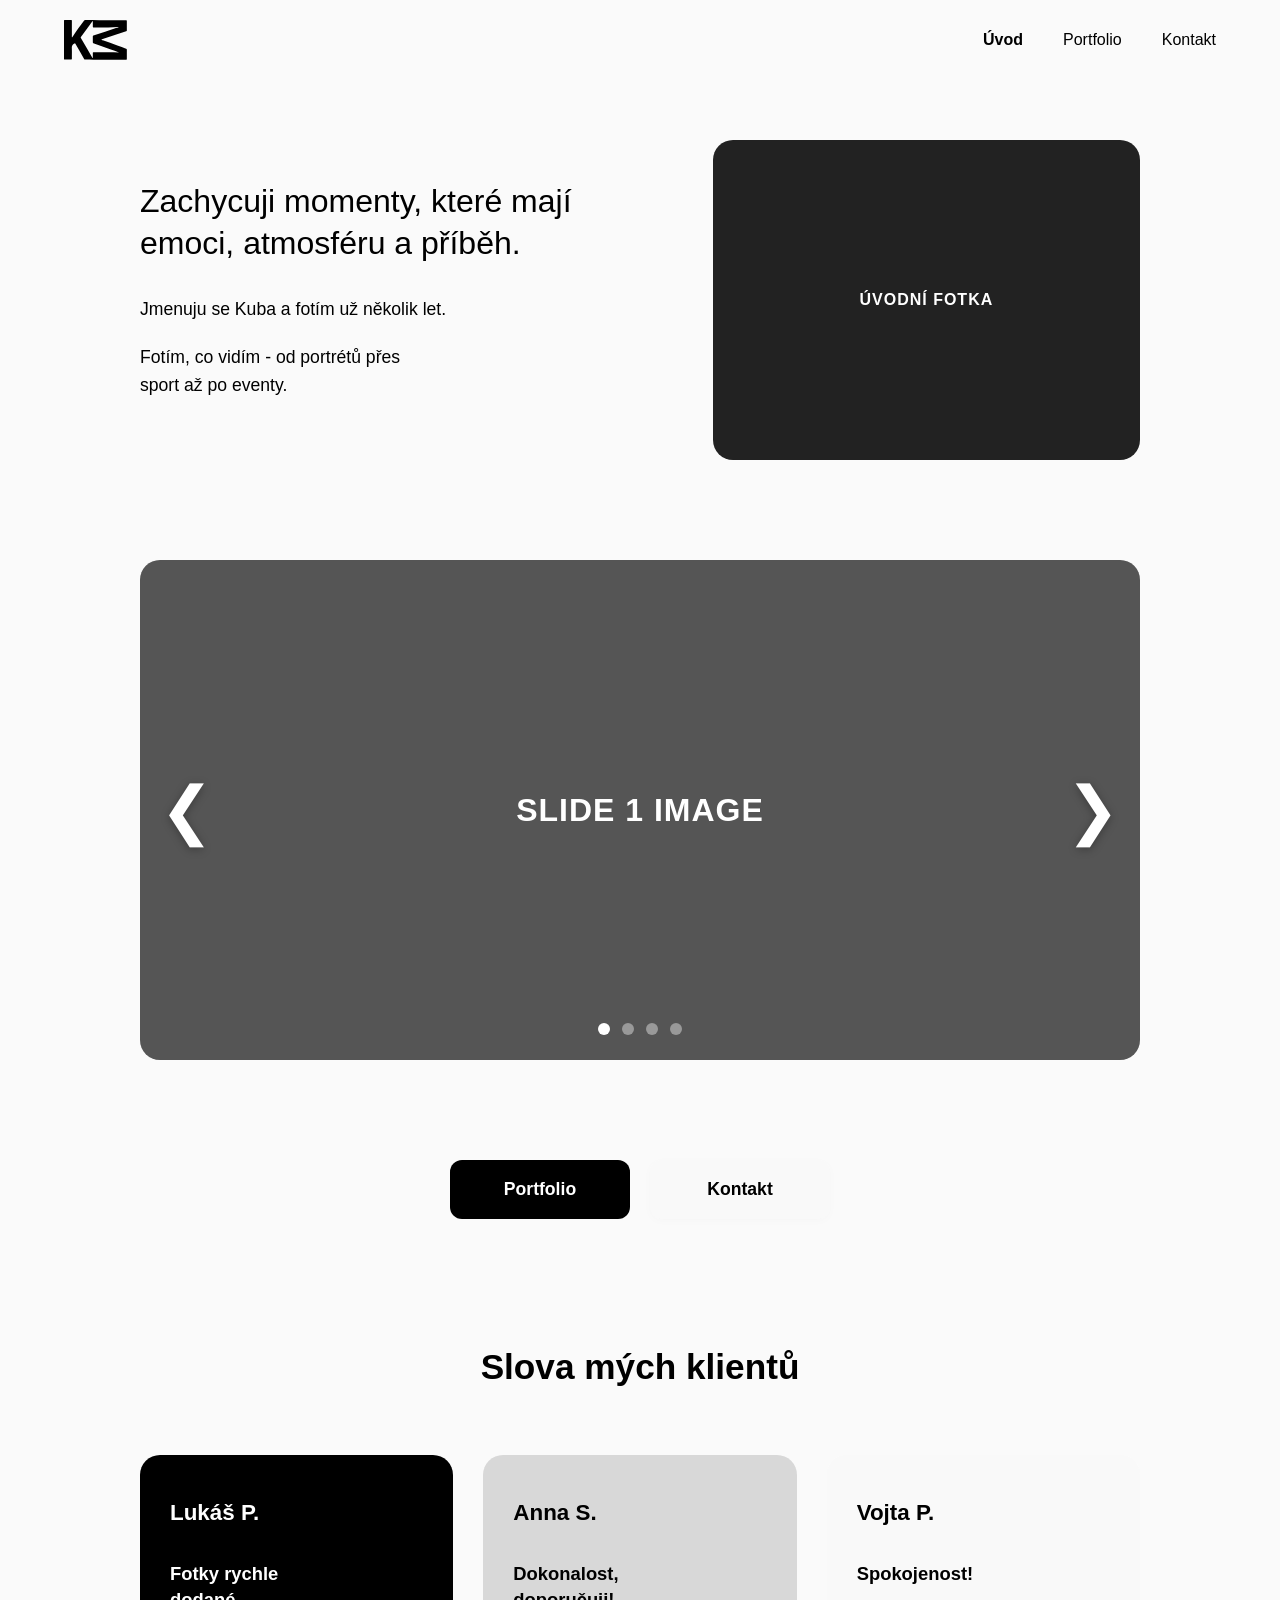
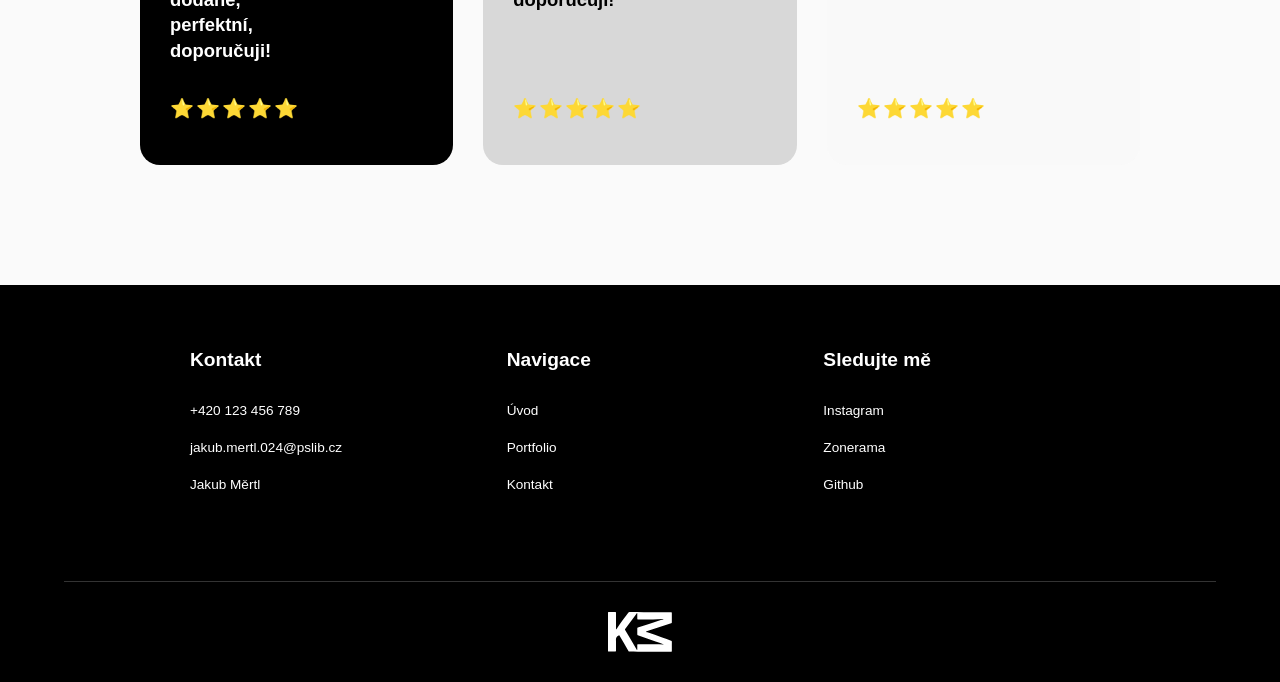
<file: index.html>
<!DOCTYPE html>
<html lang="cs">

<head>
    <meta charset="UTF-8">
    <meta name="viewport" content="width=device-width, initial-scale=1.0">
    <title>Hlavní stránka</title>


    <link rel="icon" type="image/x-icon" href="logos/favicon.svg">

    <link rel="stylesheet" href="styles/style.css">
</head>

<body>
    <header class="site-header">
        <div class="container nav-container">
            <a href="index.html" class="site-logo" aria-label="KM Logo">
                <img src="logos/Logo_KM.svg" alt="KM Logo" class="logo-img">
            </a>
            <button class="mobile-toggle" aria-label="Toggle navigation">
                <svg viewBox="0 0 24 24" width="48" height="48" stroke="currentColor" stroke-width="2.5" fill="none">
                    <line x1="2" y1="6" x2="22" y2="6"></line>
                    <line x1="2" y1="12" x2="22" y2="12"></line>
                    <line x1="2" y1="18" x2="22" y2="18"></line>
                </svg>
            </button>
            <nav>
                <ul class="nav-links">
                    <li><a href="index.html" class="active">Úvod</a></li>
                    <li><a href="portfolio.html">Portfolio</a></li>
                    <li><a href="contact.html">Kontakt</a></li>
                </ul>
            </nav>
        </div>
    </header>
    <main class="main-content">
        <section class="container hero-section">
            <div class="hero-text">
                <h1 class="hero-title">Zachycuji momenty, které mají<br>emoci, atmosféru a příběh.</h1>
                <p>Jmenuju se Kuba a fotím už několik let.</p>
                <p>Fotím, co vidím - od portrétů přes<br>sport až po eventy.</p>
            </div>
            <div class="hero-image-wrapper">
                <div class="placeholder-box hero-img">Úvodní fotka</div>
            </div>
        </section>
        <section class="container slider-section-container">
            <div class="slider-wrapper">
                <div class="slider-container">
                    <div class="slide active">
                        <div class="placeholder-box slider-img">Slide 1 Image</div>
                    </div>
                    <div class="slide">
                        <div class="placeholder-box slider-img">Slide 2 Image</div>
                    </div>
                    <div class="slide">
                        <div class="placeholder-box slider-img">Slide 3 Image</div>
                    </div>
                    <div class="slide">
                        <div class="placeholder-box slider-img">Slide 4 Image</div>
                    </div>
                </div>
                <button class="slider-arrow slider-prev" aria-label="Previous slide">&#10094;</button>
                <button class="slider-arrow slider-next" aria-label="Next slide">&#10095;</button>
                <div class="slider-dots">
                    <span class="dot active" data-index="0"></span>
                    <span class="dot" data-index="1"></span>
                    <span class="dot" data-index="2"></span>
                    <span class="dot" data-index="3"></span>
                </div>
            </div>
        </section>
        <section class="container cta-section">
            <a href="portfolio.html" class="cta-btn btn-dark">Portfolio</a>
            <a href="contact.html" class="cta-btn btn-light">Kontakt</a>
        </section>
        <section class="container testimonials-section">
            <h2 class="testimonials-title">Slova mých klientů</h2>
            <div class="testimonials-grid">
                <div class="testimonial-card card-dark">
                    <h3>Lukáš P.</h3>
                    <p>Fotky rychle<br>dodané,<br>perfektní,<br>doporučuji!</p>
                    <div class="stars">⭐⭐⭐⭐⭐</div>
                </div>
                <div class="testimonial-card card-gray">
                    <h3>Anna S.</h3>
                    <p>Dokonalost,<br>doporučuji!</p>
                    <div class="stars">⭐⭐⭐⭐⭐</div>
                </div>
                <div class="testimonial-card card-light">
                    <h3>Vojta P.</h3>
                    <p>Spokojenost!</p>
                    <div class="stars">⭐⭐⭐⭐⭐</div>
                </div>
            </div>
        </section>

    </main>
    <footer class="site-footer">
        <div class="container footer-container">
            <div class="footer-grid">
                <div class="footer-col">
                    <h3>Kontakt</h3>
                    <ul>
                        <li>+420 123 456 789</li>
                        <li>jakub.mertl.024@pslib.cz</li>
                        <li>Jakub Měrtl</li>
                    </ul>
                </div>
                <div class="footer-col">
                    <h3>Navigace</h3>
                    <ul>
                        <li><a href="index.html">Úvod</a></li>
                        <li><a href="portfolio.html">Portfolio</a></li>
                        <li><a href="contact.html">Kontakt</a></li>
                    </ul>
                </div>
                <div class="footer-col">
                    <h3>Sledujte mě</h3>
                    <ul>
                        <li><a href="#">Instagram</a></li>
                        <li><a href="#">Zonerama</a></li>
                        <li><a href="#">Github</a></li>
                    </ul>
                </div>
            </div>

            <div class="footer-bottom">
                <hr class="footer-line">
                <a href="index.html" class="site-logo footer-logo" aria-label="KM Logo">
                    <img src="logos/Logo_KM_white.svg" alt="KM Logo" class="logo-img">
                </a>
            </div>
        </div>
    </footer>
    <script src="scripts/script.js"></script>
</body>

</html>
</file>
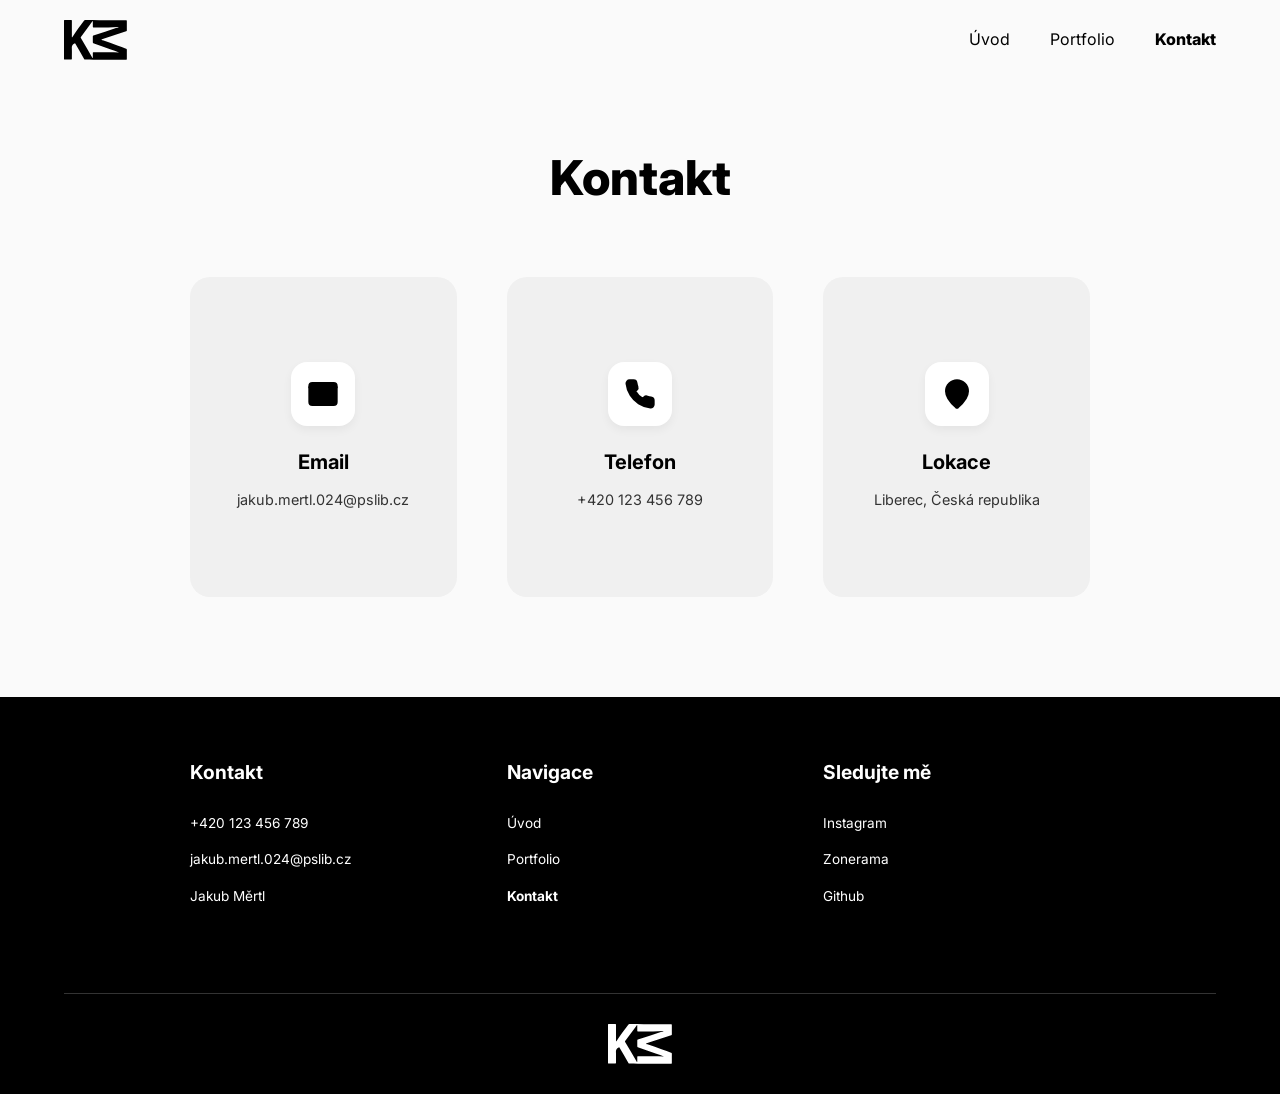
<file: contact.html>
<!DOCTYPE html>
<html lang="cs">

<head>
    <meta charset="UTF-8">
    <meta name="viewport" content="width=device-width, initial-scale=1.0">
    <title>Kontakt</title>

    <link rel="icon" type="image/x-icon" href="logos/favicon.svg">

    <link rel="preconnect" href="https://fonts.googleapis.com">
    <link rel="preconnect" href="https://fonts.gstatic.com" crossorigin>
    <link href="https://fonts.googleapis.com/css2?family=Inter:wght@400;500;700;800&display=swap" rel="stylesheet">
    <link rel="stylesheet" href="styles/style.css">
</head>

<body>
    <header class="site-header">
        <div class="container nav-container">
            <a href="index.html" class="site-logo" aria-label="KM Logo">
                <img src="logos/Logo_KM.svg" alt="KM Logo" class="logo-img">
            </a>
            <button class="mobile-toggle" aria-label="Toggle navigation">
                <svg viewBox="0 0 24 24" width="48" height="48" stroke="currentColor" stroke-width="2.5" fill="none">
                    <line x1="2" y1="6" x2="22" y2="6"></line>
                    <line x1="2" y1="12" x2="22" y2="12"></line>
                    <line x1="2" y1="18" x2="22" y2="18"></line>
                </svg>
            </button>
            <nav>
                <ul class="nav-links">
                    <li><a href="index.html">Úvod</a></li>
                    <li><a href="portfolio.html">Portfolio</a></li>
                    <li><a href="contact.html" class="active">Kontakt</a></li>
                </ul>
            </nav>
        </div>
    </header>
    <main class="main-content container">
        <h1 class="page-title">Kontakt</h1>
        <section class="contact-cards">
            <div class="contact-card">
                <div class="card-icon">
                    <svg viewBox="0 0 24 24" fill="none" stroke="black" stroke-width="2" stroke-linecap="round"
                        stroke-linejoin="round">
                        <rect x="2" y="4" width="20" height="16" rx="2"></rect>
                        <path d="m22 7-8.97 5.7a1.94 1.94 0 0 1-2.06 0L2 7"></path>
                    </svg>
                </div>
                <h2>Email</h2>
                <p>jakub.mertl.024@pslib.cz</p>
            </div>
            <div class="contact-card">
                <div class="card-icon">
                    <svg viewBox="0 0 24 24" fill="none" stroke="black" stroke-width="2" stroke-linecap="round"
                        stroke-linejoin="round">
                        <path
                            d="M22 16.92v3a2 2 0 0 1-2.18 2 19.79 19.79 0 0 1-8.63-3.07 19.5 19.5 0 0 1-6-6 19.79 19.79 0 0 1-3.07-8.67A2 2 0 0 1 4.11 2h3a2 2 0 0 1 2 1.72 12.84 12.84 0 0 0 .7 2.81 2 2 0 0 1-.45 2.11L8.09 9.91a16 16 0 0 0 6 6l1.27-1.27a2 2 0 0 1 2.11-.45 12.84 12.84 0 0 0 2.81.7A2 2 0 0 1 22 16.92z">
                        </path>
                    </svg>
                </div>
                <h2>Telefon</h2>
                <p>+420 123 456 789</p>
            </div>
            <div class="contact-card">
                <div class="card-icon">
                    <svg viewBox="0 0 24 24" fill="none" stroke="black" stroke-width="2" stroke-linecap="round"
                        stroke-linejoin="round">
                        <path
                            d="M20 10c0 4.993-5.539 10.193-7.399 11.799a1 1 0 0 1-1.202 0C9.539 20.193 4 14.993 4 10a8 8 0 0 1 16 0">
                        </path>
                        <circle cx="12" cy="10" r="3"></circle>
                    </svg>
                </div>
                <h2>Lokace</h2>
                <p>Liberec, Česká republika</p>
            </div>

        </section>
    </main>
    <footer class="site-footer">
        <div class="container footer-container">
            <div class="footer-grid">
                <div class="footer-col">
                    <h3>Kontakt</h3>
                    <ul>
                        <li>+420 123 456 789</li>
                        <li>jakub.mertl.024@pslib.cz</li>
                        <li>Jakub Měrtl</li>
                    </ul>
                </div>
                <div class="footer-col">
                    <h3>Navigace</h3>
                    <ul>
                        <li><a href="index.html">Úvod</a></li>
                        <li><a href="portfolio.html">Portfolio</a></li>
                        <li><a href="contact.html" class="active-footer">Kontakt</a></li>
                    </ul>
                </div>
                <div class="footer-col">
                    <h3>Sledujte mě</h3>
                    <ul>
                        <li><a href="#">Instagram</a></li>
                        <li><a href="#">Zonerama</a></li>
                        <li><a href="#">Github</a></li>
                    </ul>
                </div>
            </div>

            <div class="footer-bottom">
                <hr class="footer-line">
                <a href="index.html" class="site-logo footer-logo" aria-label="KM Logo">
                    <img src="logos/Logo_KM_white.svg" alt="KM Logo" class="logo-img">
                </a>
            </div>
        </div>
    </footer>
    <script src="scripts/script.js"></script>
</body>

</html>
</file>
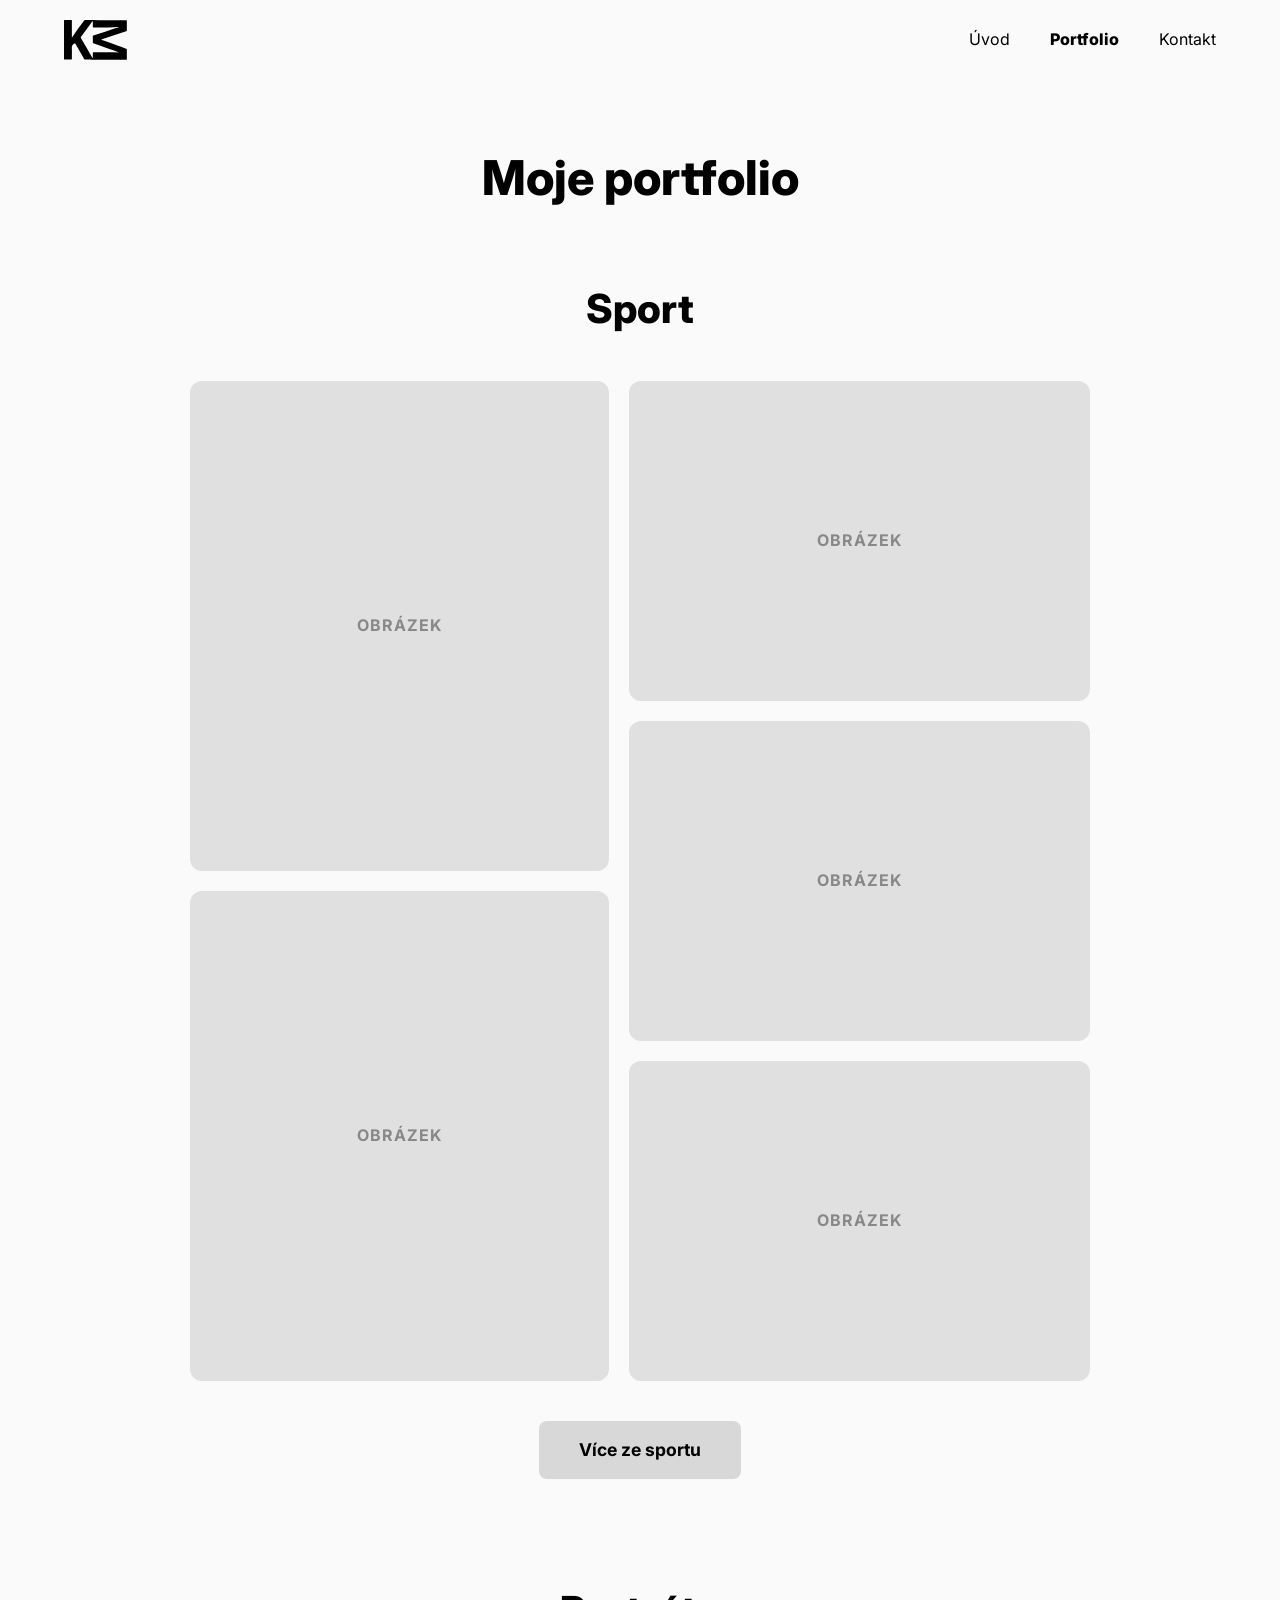
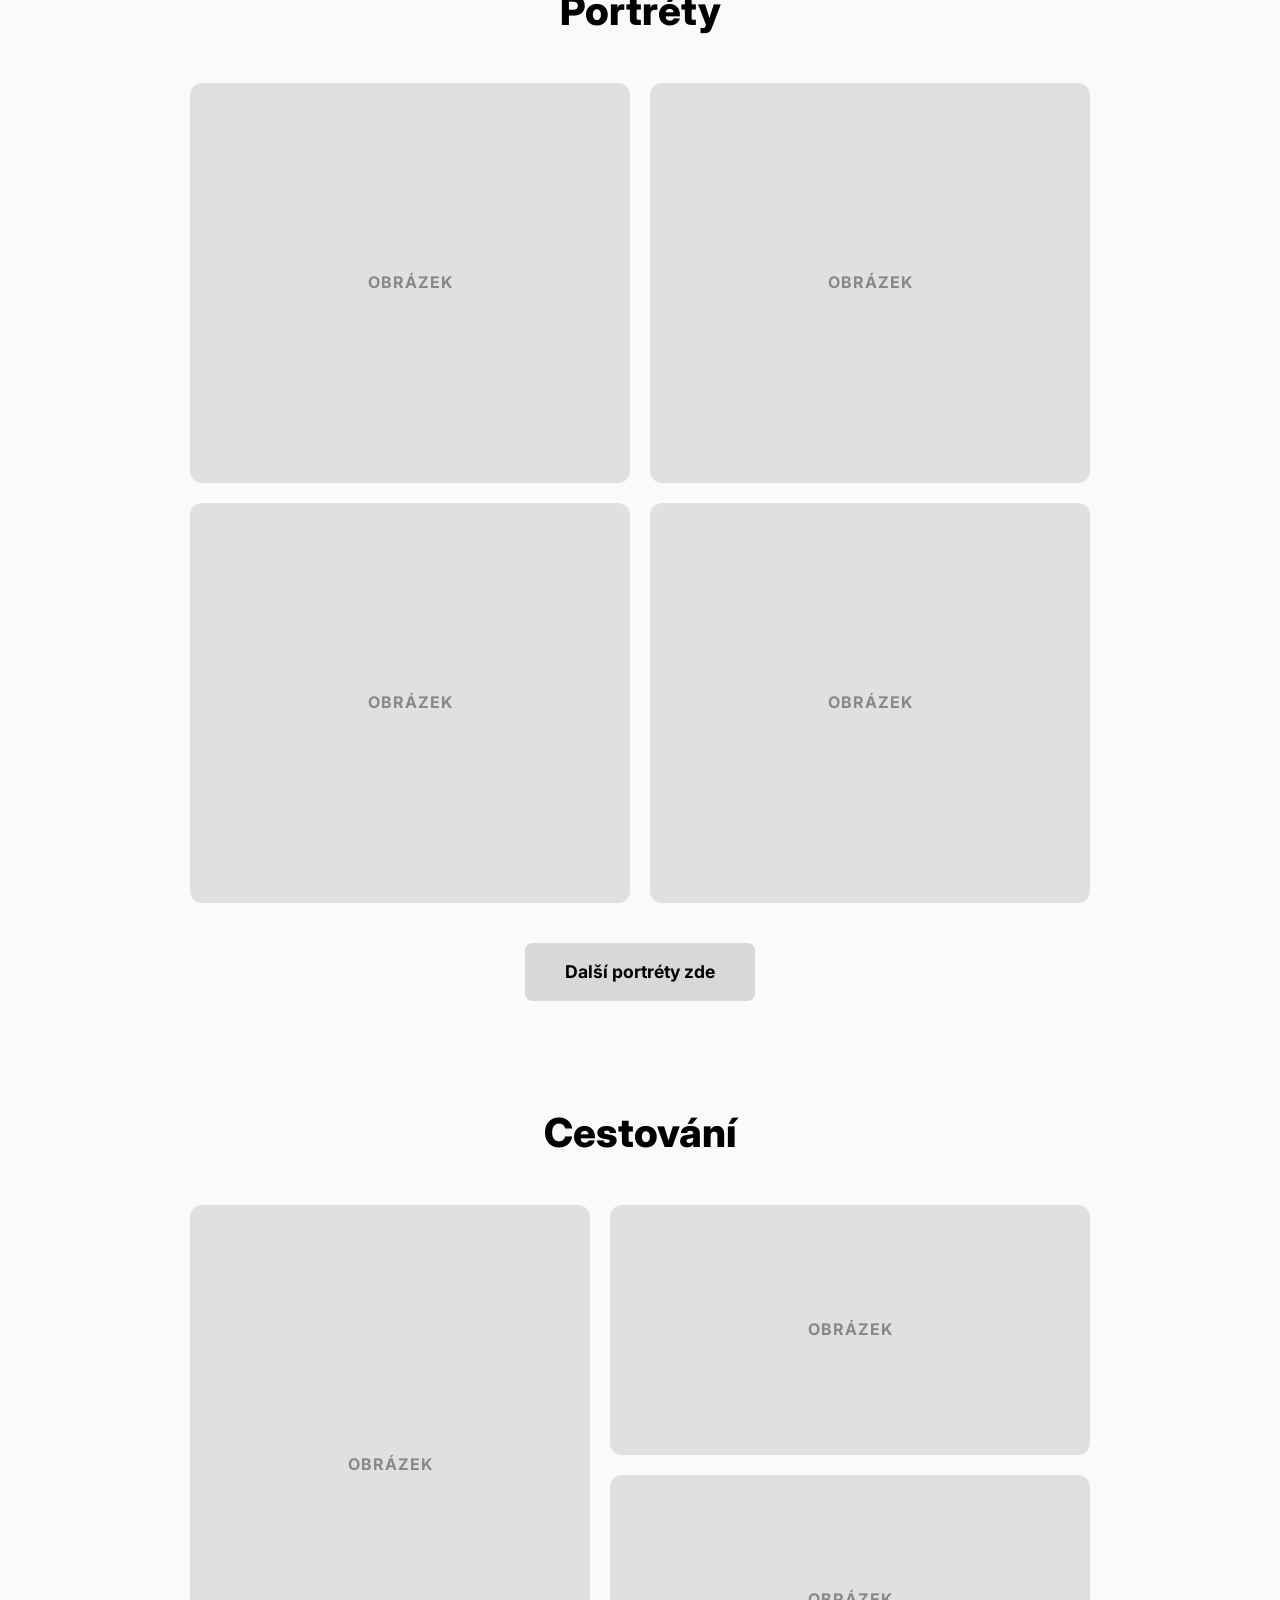
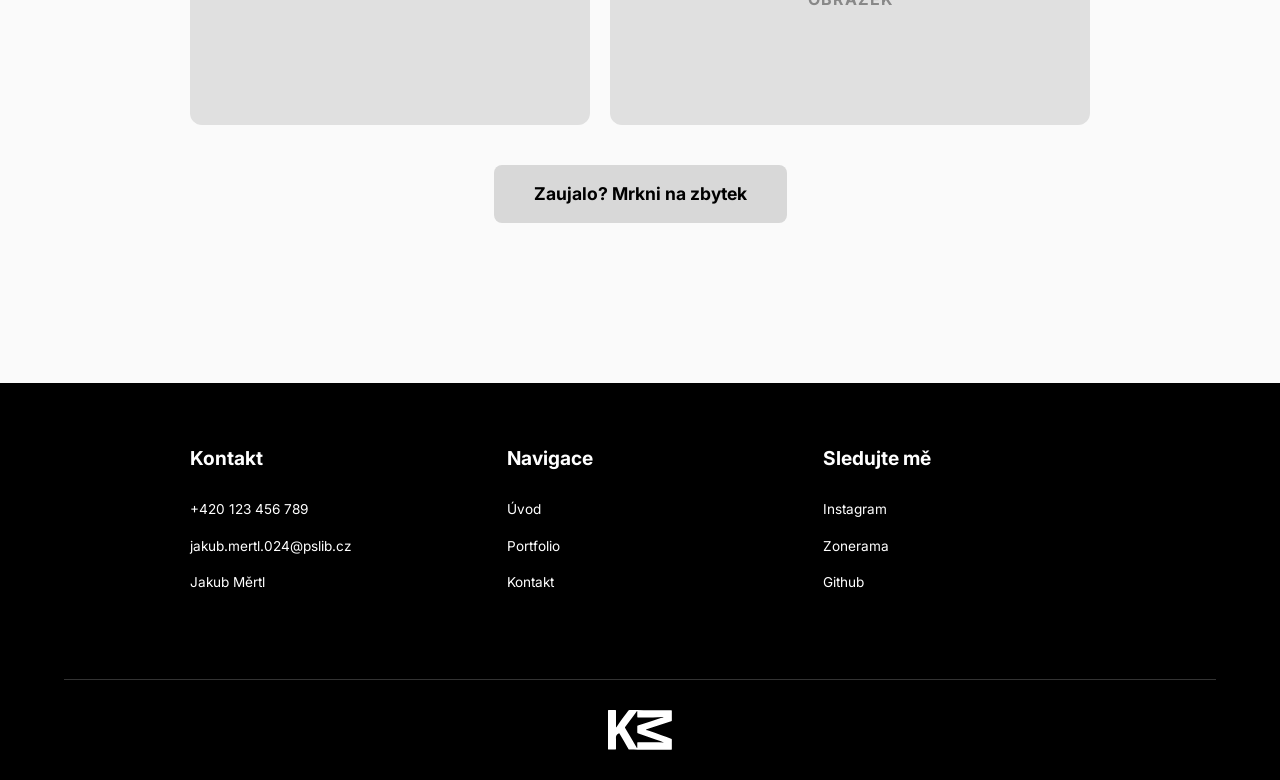
<file: portfolio.html>
<!DOCTYPE html>
<html lang="cs">

<head>
    <meta charset="UTF-8">
    <meta name="viewport" content="width=device-width, initial-scale=1.0">
    <title>Portfolio</title>

    <link rel="icon" type="image/x-icon" href="logos/favicon.svg">

    <link rel="preconnect" href="https://fonts.googleapis.com">
    <link rel="preconnect" href="https://fonts.gstatic.com" crossorigin>
    <link href="https://fonts.googleapis.com/css2?family=Inter:wght@400;500;700;800&display=swap" rel="stylesheet">
    <link rel="stylesheet" href="styles/style.css">
</head>

<body>
    <header class="site-header">
        <div class="container nav-container">
            <a href="index.html" class="site-logo" aria-label="KM Logo">
                <img src="logos/Logo_KM.svg" alt="KM Logo" class="logo-img">
            </a>
            <button class="mobile-toggle" aria-label="Toggle navigation">
                <svg viewBox="0 0 24 24" width="48" height="48" stroke="currentColor" stroke-width="2.5" fill="none">
                    <line x1="2" y1="6" x2="22" y2="6"></line>
                    <line x1="2" y1="12" x2="22" y2="12"></line>
                    <line x1="2" y1="18" x2="22" y2="18"></line>
                </svg>
            </button>
            <nav>
                <ul class="nav-links">
                    <li><a href="index.html">Úvod</a></li>
                    <li><a href="portfolio.html" class="active">Portfolio</a></li>
                    <li><a href="contact.html">Kontakt</a></li>
                </ul>
            </nav>
        </div>
    </header>
    <main class="main-content container portfolio-page">
        <h1 class="page-title">Moje portfolio</h1>
        <section class="portfolio-category-section">
            <h2 class="category-title">Sport</h2>
            <div class="photo-grid grid-sport">
                <div class="placeholder-box photo-item sport-img-1">Obrázek</div>
                <div class="placeholder-box photo-item sport-img-2">Obrázek</div>
                <div class="placeholder-box photo-item sport-img-3">Obrázek</div>
                <div class="placeholder-box photo-item sport-img-4">Obrázek</div>
                <div class="placeholder-box photo-item sport-img-5">Obrázek</div>
            </div>
            <a href="#" class="btn-more">Více ze sportu</a>
        </section>
        <section class="portfolio-category-section">
            <h2 class="category-title">Portréty</h2>
            <div class="photo-grid grid-portrety">
                <div class="placeholder-box photo-item">Obrázek</div>
                <div class="placeholder-box photo-item">Obrázek</div>
                <div class="placeholder-box photo-item">Obrázek</div>
                <div class="placeholder-box photo-item">Obrázek</div>
            </div>
            <a href="#" class="btn-more">Další portréty zde</a>
        </section>
        <section class="portfolio-category-section">
            <h2 class="category-title">Cestování</h2>
            <div class="photo-grid grid-cestovani">
                <div class="placeholder-box photo-item cestovani-img-1">Obrázek</div>
                <div class="placeholder-box photo-item cestovani-img-2">Obrázek</div>
                <div class="placeholder-box photo-item cestovani-img-3">Obrázek</div>
            </div>
            <a href="#" class="btn-more">Zaujalo? Mrkni na zbytek</a>
        </section>

    </main>
    <footer class="site-footer">
        <div class="container footer-container">
            <div class="footer-grid">
                <div class="footer-col">
                    <h3>Kontakt</h3>
                    <ul>
                        <li>+420 123 456 789</li>
                        <li>jakub.mertl.024@pslib.cz</li>
                        <li>Jakub Měrtl</li>
                    </ul>
                </div>
                <div class="footer-col">
                    <h3>Navigace</h3>
                    <ul>
                        <li><a href="index.html">Úvod</a></li>
                        <li><a href="portfolio.html">Portfolio</a></li>
                        <li><a href="contact.html">Kontakt</a></li>
                    </ul>
                </div>
                <div class="footer-col">
                    <h3>Sledujte mě</h3>
                    <ul>
                        <li><a href="#">Instagram</a></li>
                        <li><a href="#">Zonerama</a></li>
                        <li><a href="#">Github</a></li>
                    </ul>
                </div>
            </div>

            <div class="footer-bottom">
                <hr class="footer-line">
                <a href="index.html" class="site-logo footer-logo" aria-label="KM Logo">
                    <img src="logos/Logo_KM_white.svg" alt="KM Logo" class="logo-img">
                </a>
            </div>
        </div>
    </footer>
    <script src="scripts/script.js"></script>
</body>

</html>
</file>
<file: styles/style.css>
:root {
    --primary-color: #000000;
    --secondary-color: #ffffff;
    --bg-color: #fafafa;
    --card-bg: #f9f9f9;
    --text-color: #000000;
    --text-light: #555555;
    --placeholder-bg: #e0e0e0;
    --placeholder-text: #888888;
    --font-family: 'Inter', Helvetica, Arial, sans-serif;
    --transition: 0.3s ease;
    --container-width: 1200px;
  }

  * {
    margin: 0;
    padding: 0;
    box-sizing: border-box;
  }

  body {
    font-family: var(--font-family);
    line-height: 1.6;
    color: var(--text-color);
    background-color: var(--bg-color);
    display: flex;
    flex-direction: column;
    min-height: 100vh;
  }

  a {
    text-decoration: none;
    color: inherit;
    transition: opacity var(--transition);
  }

  a:hover {
    opacity: 0.7;
  }

  ul {
    list-style: none;
  }

  img {
    max-width: 100%;
    display: block;
  }

  .container {
    width: 90%;
    max-width: var(--container-width);
    margin: 0 auto;
  }

  .main-content {
    flex: 1;
  }

  .placeholder-box {
    background-color: var(--placeholder-bg);
    display: flex;
    align-items: center;
    justify-content: center;
    color: var(--placeholder-text);
    font-weight: bold;
    text-transform: uppercase;
    letter-spacing: 1px;
  }

  .site-header {
    background-color: var(--bg-color);
    position: sticky;
    top: 0;
    z-index: 1000;
    padding: 20px 0;
  }

  .nav-container {
    display: flex;
    justify-content: space-between;
    align-items: center;
  }

  .site-logo {
    display: flex;
    align-items: center;
  }

  .site-logo img {
    height: 40px;
    width: auto;
    display: block;
  }

  .nav-links {
    display: flex;
    gap: 40px;
  }

  .nav-links a {
    font-weight: 400;
    font-size: 1rem;
    color: var(--text-color);
  }

  .nav-links a.active {
    font-weight: 800;
  }

  .mobile-toggle {
    display: none;
    background: none;
    border: none;
    font-size: 1.5rem;
    cursor: pointer;
    color: var(--text-color);
    padding: 0;
    z-index: 1001;
  }

  .mobile-toggle line {
    transition: transform var(--transition), opacity var(--transition);
    transform-origin: 12px 12px;
  }

  .mobile-toggle.open line:nth-child(1) {
    transform: rotate(45deg) translateY(6px);
  }

  .mobile-toggle.open line:nth-child(2) {
    opacity: 0;
  }

  .mobile-toggle.open line:nth-child(3) {
    transform: rotate(-45deg) translateY(-6px);
  }

  .hero-section {
    display: grid;
    grid-template-columns: 1.2fr 1fr;
    gap: 60px;
    align-items: center;
    max-width: 1000px;
    margin: 60px auto 100px auto;
  }

  .hero-text p {
    font-size: 1.1rem;
    margin-bottom: 20px;
  }

  .hero-title {
    font-size: 2rem;
    font-weight: 500;
    line-height: 1.3;
    margin-bottom: 30px;
  }

  .hero-image-wrapper {
    width: 100%;
  }

  .hero-image-wrapper .hero-img {
    width: 100%;
    aspect-ratio: 4 / 3;
    border-radius: 20px;
    background-color: #222;
    color: #fff;
  }

  .slider-section-container {
    max-width: 1000px;
    margin: 0 auto 100px auto;
  }

  .slider-wrapper {
    position: relative;
    width: 100%;
    height: 500px;
    border-radius: 20px;
    overflow: hidden;
    background-color: var(--placeholder-bg);
  }

  .slider-container {
    position: relative;
    width: 100%;
    height: 100%;
  }

  .slide {
    position: absolute;
    top: 0;
    left: 0;
    width: 100%;
    height: 100%;
    opacity: 0;
    transition: opacity 0.8s ease-in-out;
    display: flex;
    align-items: center;
    justify-content: center;
  }

  .slide.active {
    opacity: 1;
    z-index: 1;
  }

  .slider-img {
    width: 100%;
    height: 100%;
    font-size: 2rem;
    background-color: #555;
    color: #fff;
  }

  .slider-arrow {
    position: absolute;
    top: 50%;
    transform: translateY(-50%);
    background: none;
    border: none;
    font-size: 4rem;
    cursor: pointer;
    z-index: 10;
    color: #ffffff;
    text-shadow: 0 2px 10px rgba(0, 0, 0, 0.3);
    transition: opacity var(--transition);
  }

  .slider-arrow:hover {
    opacity: 0.7;
  }

  .slider-prev {
    left: 20px;
  }

  .slider-next {
    right: 20px;
  }

  .slider-dots {
    position: absolute;
    bottom: 25px;
    left: 50%;
    transform: translateX(-50%);
    display: flex;
    gap: 12px;
    z-index: 10;
  }

  .dot {
    width: 12px;
    height: 12px;
    border-radius: 50%;
    background-color: rgba(255, 255, 255, 0.4);
    cursor: pointer;
    transition: background-color var(--transition);
  }

  .dot.active {
    background-color: #ffffff;
  }

  .cta-section {
    display: flex;
    justify-content: center;
    gap: 20px;
    margin-bottom: 120px;
  }

  .cta-btn {
    padding: 15px 50px;
    border-radius: 12px;
    font-size: 1.1rem;
    font-weight: 700;
    text-align: center;
    min-width: 180px;
  }

  .btn-dark {
    background-color: #000;
    color: #fff;
  }

  .btn-light {
    background-color: #f9f9f9;
    color: #000;
    box-shadow: 0 2px 10px rgba(0, 0, 0, 0.02);
  }

  .btn-light:hover {
    background-color: #f0f0f0;
  }

  .testimonials-section {
    margin-bottom: 120px;
  }

  .testimonials-title {
    text-align: center;
    font-size: 2.2rem;
    font-weight: 800;
    margin-bottom: 60px;
  }

  .testimonials-grid {
    display: grid;
    grid-template-columns: repeat(3, 1fr);
    gap: 30px;
    max-width: 1000px;
    margin: 0 auto;
  }

  .testimonial-card {
    border-radius: 20px;
    padding: 40px 30px;
    display: flex;
    flex-direction: column;
    min-height: 280px;
  }

  .testimonial-card h3 {
    font-size: 1.4rem;
    font-weight: 800;
    margin-bottom: 30px;
  }

  .testimonial-card p {
    font-size: 1.15rem;
    font-weight: 700;
    line-height: 1.4;
    flex: 1;
  }

  .stars {
    font-size: 1.2rem;
    margin-top: 30px;
    letter-spacing: 2px;
  }

  .card-dark {
    background-color: #000;
    color: #fff;
  }

  .card-gray {
    background-color: #d8d8d8;
    color: #000;
  }

  .card-light {
    background-color: #f9f9f9;
    color: #000;
  }

  .portfolio-page {
    padding-bottom: 60px;
  }

  .portfolio-category-section {
    margin-bottom: 100px;
    display: flex;
    flex-direction: column;
    align-items: center;
  }

  .category-title {
    font-size: 2.5rem;
    font-weight: 800;
    margin-bottom: 40px;
    text-align: center;
  }

  .photo-grid {
    display: grid;
    gap: 20px;
    margin-bottom: 40px;
    width: 100%;
    max-width: 900px;
  }

  .photo-item {
    background-color: var(--placeholder-bg);
    border-radius: 12px;
    display: flex;
    align-items: center;
    justify-content: center;
    color: var(--placeholder-text);
    font-weight: bold;
    width: 100%;
    height: 100%;
    min-height: 200px;
    object-fit: cover;
  }

  .grid-sport {
    grid-template-columns: 1fr 1.1fr;
    grid-auto-rows: 150px;
    grid-template-areas:
      "left1 right1"
      "left1 right1"
      "left1 right2"
      "left2 right2"
      "left2 right3"
      "left2 right3";
  }

  .sport-img-1 {
    grid-area: left1;
  }

  .sport-img-2 {
    grid-area: left2;
  }

  .sport-img-3 {
    grid-area: right1;
  }

  .sport-img-4 {
    grid-area: right2;
  }

  .sport-img-5 {
    grid-area: right3;
  }

  .grid-portrety {
    grid-template-columns: 1fr 1fr;
    grid-auto-rows: 400px;
  }

  .grid-cestovani {
    grid-template-columns: 1fr 1.2fr;
    grid-auto-rows: 250px;
    grid-template-areas:
      "left right1"
      "left right2";
  }

  .cestovani-img-1 {
    grid-area: left;
  }

  .cestovani-img-2 {
    grid-area: right1;
  }

  .cestovani-img-3 {
    grid-area: right2;
  }

  .btn-more {
    display: inline-block;
    background-color: #d8d8d8;
    color: #000;
    padding: 15px 40px;
    border-radius: 8px;
    font-weight: 700;
    font-size: 1.1rem;
    text-decoration: none;
    transition: background var(--transition);
  }

  .btn-more:hover {
    background-color: #c0c0c0;
    opacity: 1;
  }

  .page-title {
    text-align: center;
    font-size: 3rem;
    margin: 60px 0;
    font-weight: 800;
  }

  .contact-cards {
    display: grid;
    grid-template-columns: repeat(3, 1fr);
    gap: 50px;
    max-width: 900px;
    margin: 0 auto 100px auto;
  }

  .contact-card {
    background-color: #f0f0f0;
    border-radius: 20px;
    padding: 70px 20px;
    min-height: 320px;
    display: flex;
    flex-direction: column;
    align-items: center;
    justify-content: center;
    text-align: center;
    transition: transform var(--transition);
  }

  .contact-card:hover {
    transform: translateY(-5px);
  }

  .card-icon {
    width: 64px;
    height: 64px;
    background-color: #fff;
    border-radius: 16px;
    display: flex;
    align-items: center;
    justify-content: center;
    margin-bottom: 20px;
    box-shadow: 0 4px 10px rgba(0, 0, 0, 0.05);
  }

  .card-icon svg {
    width: 32px;
    height: 32px;
  }

  .card-icon svg path[d="m22 7-8.97 5.7a1.94 1.94 0 0 1-2.06 0L2 7"] {
    fill: #000;
  }

  .card-icon svg {
    fill: #000;
    stroke: #000;
  }

  .contact-card h2 {
    font-size: 1.25rem;
    font-weight: 700;
    margin-bottom: 10px;
  }

  .contact-card p {
    font-size: 0.9rem;
    color: #333;
  }

  .site-footer {
    background-color: #000000;
    color: #ffffff;
    padding: 60px 0 30px;
    margin-top: auto;
  }

  .footer-grid {
    display: grid;
    grid-template-columns: repeat(3, 1fr);
    gap: 50px;
    max-width: 900px;
    margin: 0 auto 40px auto;
  }

  .footer-col h3 {
    font-size: 1.2rem;
    margin-bottom: 25px;
    font-weight: 700;
  }

  .footer-col ul li {
    margin-bottom: 15px;
    font-size: 0.85rem;
  }

  .footer-col ul li a {
    color: #ffffff;
  }

  .footer-col ul li a.active-footer {
    font-weight: 700;
  }

  .footer-bottom {
    text-align: center;
    padding-top: 30px;
  }

  .footer-line {
    border: none;
    border-top: 1px solid #333;
    margin-bottom: 30px;
  }

  .footer-logo {
    display: flex;
    justify-content: center;
  }

  @media (max-width: 768px) {

    .site-header {
      padding: 45px 0 20px 0;
    }

    nav {
      position: absolute;
    }

    .nav-container {
      width: 75%;
    }

    .mobile-toggle {
      display: block;
    }

    .nav-links {
      position: fixed;
      top: 105px;
      left: -100%;
      width: 100%;
      height: calc(100vh - 105px);
      background-color: var(--bg-color);
      flex-direction: column;
      align-items: center;
      justify-content: center;
      gap: 40px;
      transition: left var(--transition);
    }

    .nav-links.nav-active {
      left: 0;
    }

    .nav-links a {
      font-size: 1.5rem;
    }

    .slider-wrapper {
      height: 300px;
    }

    .slider-arrow {
      font-size: 2.5rem;
    }

    .hero-section {
      grid-template-columns: 1fr;
      gap: 30px;
      text-align: center;
    }

    .cta-section {
      flex-direction: column;
      padding: 0 20px;
    }

    .testimonials-grid {
      grid-template-columns: 1fr;
    }

    .contact-cards {
      grid-template-columns: 1fr;
    }

    .footer-grid {
      grid-template-columns: 1fr;
      gap: 40px;
      text-align: center;
    }

    .grid-sport,
    .grid-cestovani {
      grid-template-columns: 1fr;
      grid-template-areas: none;
      grid-auto-rows: 300px;
    }

    .sport-img-1,
    .sport-img-2,
    .sport-img-3,
    .sport-img-4,
    .sport-img-5,
    .cestovani-img-1,
    .cestovani-img-2,
    .cestovani-img-3 {
      grid-area: auto;
    }

    .grid-portrety {
      grid-template-columns: 1fr;
    }
  }
</file>
